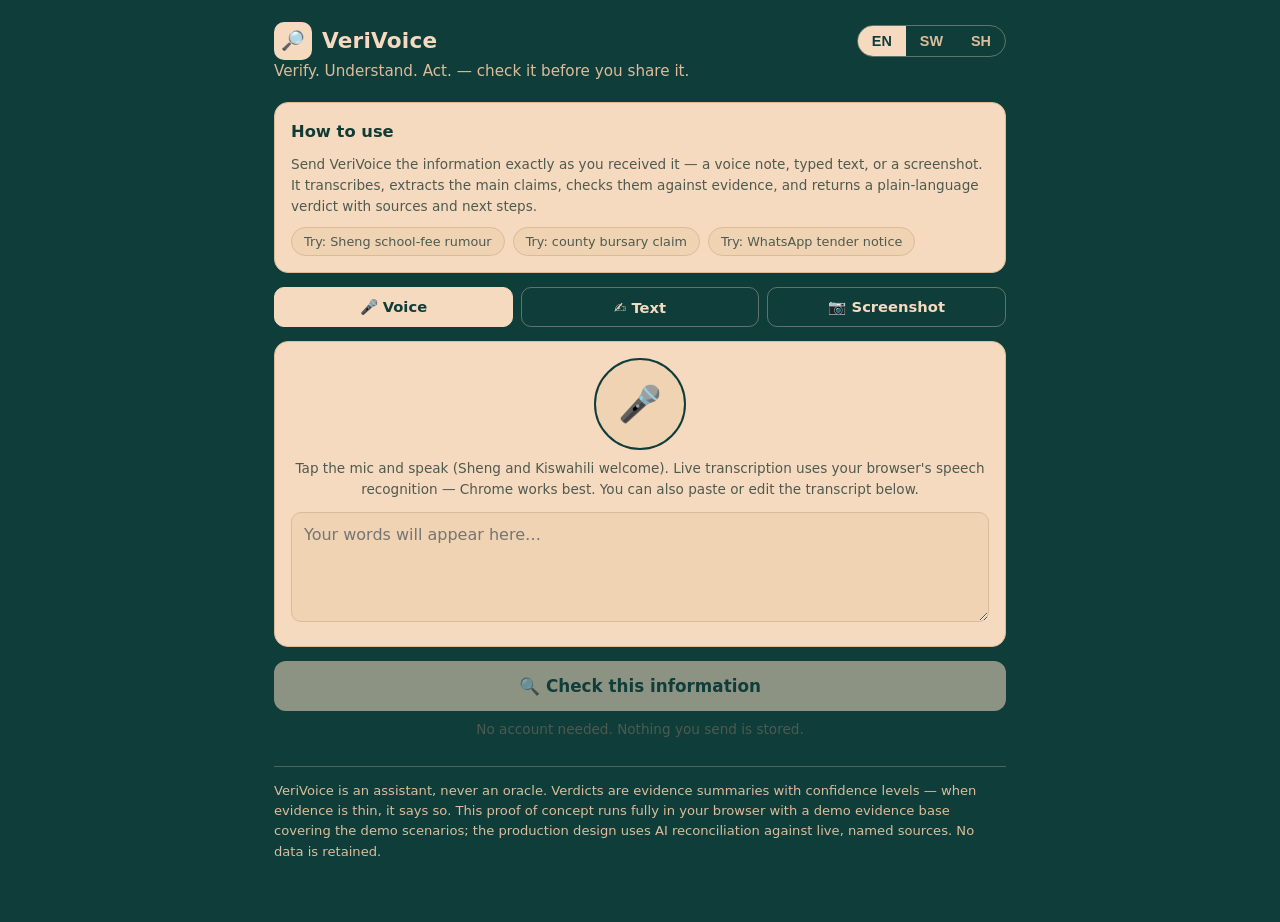
<file: app/index.html>
<!DOCTYPE html>
<html lang="en">
<head>
<meta charset="UTF-8">
<meta name="viewport" content="width=device-width, initial-scale=1.0">
<meta name="description" content="VeriVoice — Verify. Understand. Act. A multilingual civic information assistant for Kenya.">
<title>VeriVoice — Verify. Understand. Act.</title><link rel="stylesheet" href="css/styles.css">
</head>
<body>
<div class="wrap">
  <header>
    <div class="logo"><div class="mark">🔎</div><span>VeriVoice</span></div>
    <div class="langtoggle"><button id="btnEn" class="on" onclick="setLang('en')">EN</button><button id="btnSw" onclick="setLang('sw')">SW</button><button id="btnSh" onclick="setLang('sh')">SH</button></div>
  </header>
  <p class="tagline" id="t_tagline">Verify. Understand. Act. — check it before you share it.</p>

  <div class="card">
    <h2 id="t_howtitle">How to use</h2>
    <p class="hint" id="t_howtext">Send VeriVoice the information exactly as you received it — a voice note, typed text, or a screenshot. It transcribes, extracts the main claims, checks them against evidence, and returns a plain-language verdict with sources and next steps.</p>
    <div class="try">
      <button onclick="useExample(0)" id="ex0">Try: Sheng school-fee rumour</button>
      <button onclick="useExample(1)" id="ex1">Try: county bursary claim</button>
      <button onclick="useExample(2)" id="ex2">Try: WhatsApp tender notice</button>
    </div>
  </div>

  <div class="tabs">
    <button class="tab on" id="tabVoice" onclick="setTab('voice')">🎤 <span id="t_tabVoice">Voice</span></button>
    <button class="tab" id="tabText" onclick="setTab('text')">✍️ <span id="t_tabText">Text</span></button>
    <button class="tab" id="tabImg" onclick="setTab('img')">📷 <span id="t_tabImg">Screenshot</span></button>
  </div>

  <div class="card" id="paneVoice">
    <div class="microw">
      <button class="micbtn" id="micbtn" onclick="toggleMic()">🎤</button>
    </div>
    <p class="hint" style="text-align:center" id="t_michint">Tap the mic and speak (Sheng and Kiswahili welcome). Live transcription uses your browser's speech recognition — Chrome works best. You can also paste or edit the transcript below.</p>
    <div class="transcript"><textarea id="voiceText" placeholder="Your words will appear here…" oninput="syncText()"></textarea></div>
  </div>

  <div class="card" id="paneText" style="display:none">
    <textarea id="plainText" placeholder="Paste or type the message you received…" oninput="syncText()"></textarea>
  </div>

  <div class="card" id="paneImg" style="display:none">
    <div class="drop" id="drop" onclick="document.getElementById('file').click()">
      <span id="t_drop">📷 Tap to choose a screenshot of the message</span>
    </div>
    <input type="file" id="file" accept="image/*" style="display:none" onchange="handleImage(event)">
    <p class="ocrprogress" id="ocrprogress"></p>
    <textarea id="imgText" style="display:none;margin-top:10px" placeholder="Text read from the image (you can correct it)…" oninput="syncText()"></textarea>
  </div>

  <button class="btn" id="checkBtn" onclick="runCheck()" disabled>🔍 <span id="t_checkbtn">Check this information</span></button>
  <p class="hint" style="text-align:center" id="t_privacy">No account needed. Nothing you send is stored.</p>

  <div class="pipeline" id="pipeline">
    <div class="step" id="ps1"><span class="tick"></span> <span id="t_ps1">Transcription / text extraction</span></div>
    <div class="step" id="ps2"><span class="tick"></span> <span id="t_ps2">Claim extraction</span></div>
    <div class="step" id="ps3"><span class="tick"></span> <span id="t_ps3">Evidence retrieval</span></div>
    <div class="step" id="ps4"><span class="tick"></span> <span id="t_ps4">AI reconciliation</span></div>
    <div class="step" id="ps5"><span class="tick"></span> <span id="t_ps5">Preparing your verdict cards</span></div>
  </div>

  <div id="safety" class="safety" style="display:none">
    <h3 id="t_safetyh">⚠️ This message touches safety</h3>
    <p id="t_safetyp"></p>
  </div>

  <div id="results"></div>

  <div class="card" id="sharecard" style="display:none">
    <h2 id="t_shareh">Share back to the group</h2>
    <div class="sharebox" id="sharebox"></div>
    <button class="btn ghost" id="copybtn" onclick="copySummary()">📋 <span id="t_copy">Copy summary card</span></button>
    <button class="btn ghost" id="sharebtn" onclick="nativeShare()" style="display:none">📤 <span id="t_share">Share…</span></button>
  </div>

  <footer id="t_foot">
    VeriVoice is an assistant, never an oracle. Verdicts are evidence summaries with confidence levels — when evidence is thin, it says so. This proof of concept runs fully in your browser with a demo evidence base covering the demo scenarios; the production design uses AI reconciliation against live, named sources. No data is retained.
  </footer>
</div>
<script src="js/app.js"></script>
</body>
</html>
</file>
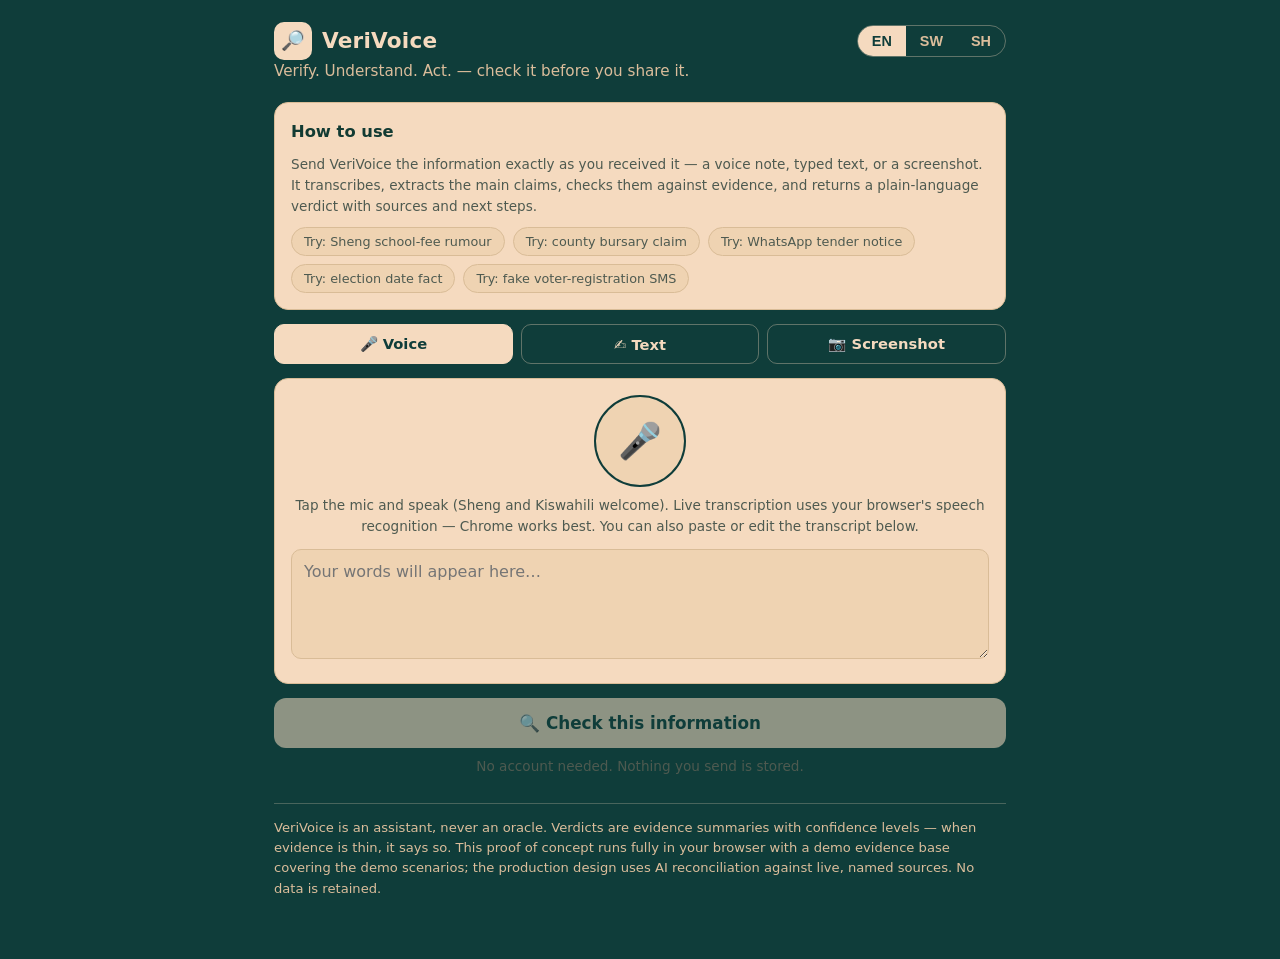
<file: prototype/index.html>
<!DOCTYPE html>
<html lang="en">
<head>
<meta charset="UTF-8">
<meta name="viewport" content="width=device-width, initial-scale=1.0">
<meta name="description" content="VeriVoice — Verify. Understand. Act. A multilingual civic information assistant for Kenya.">
<title>VeriVoice — Verify. Understand. Act.</title><link rel="stylesheet" href="css/styles.css">
</head>
<body>
<div class="wrap">
  <header>
    <div class="logo"><div class="mark">🔎</div><span>VeriVoice</span></div>
    <div class="langtoggle"><button id="btnEn" class="on" onclick="setLang('en')">EN</button><button id="btnSw" onclick="setLang('sw')">SW</button><button id="btnSh" onclick="setLang('sh')">SH</button></div>
  </header>
  <p class="tagline" id="t_tagline">Verify. Understand. Act. — check it before you share it.</p>

  <div class="card">
    <h2 id="t_howtitle">How to use</h2>
    <p class="hint" id="t_howtext">Send VeriVoice the information exactly as you received it — a voice note, typed text, or a screenshot. It transcribes, extracts the main claims, checks them against evidence, and returns a plain-language verdict with sources and next steps.</p>
    <div class="try">
      <button onclick="useExample(0)" id="ex0">Try: Sheng school-fee rumour</button>
      <button onclick="useExample(1)" id="ex1">Try: county bursary claim</button>
      <button onclick="useExample(2)" id="ex2">Try: WhatsApp tender notice</button>
      <button onclick="useExample(3)" id="ex3">Try: election date fact</button>
      <button onclick="useExample(4)" id="ex4">Try: fake voter-registration SMS</button>
    </div>
  </div>

  <div class="tabs">
    <button class="tab on" id="tabVoice" onclick="setTab('voice')">🎤 <span id="t_tabVoice">Voice</span></button>
    <button class="tab" id="tabText" onclick="setTab('text')">✍️ <span id="t_tabText">Text</span></button>
    <button class="tab" id="tabImg" onclick="setTab('img')">📷 <span id="t_tabImg">Screenshot</span></button>
  </div>

  <div class="card" id="paneVoice">
    <div class="microw">
      <button class="micbtn" id="micbtn" onclick="toggleMic()">🎤</button>
    </div>
    <p class="hint" style="text-align:center" id="t_michint">Tap the mic and speak (Sheng and Kiswahili welcome). Live transcription uses your browser's speech recognition — Chrome works best. You can also paste or edit the transcript below.</p>
    <div class="transcript"><textarea id="voiceText" placeholder="Your words will appear here…" oninput="syncText()"></textarea></div>
  </div>

  <div class="card" id="paneText" style="display:none">
    <textarea id="plainText" placeholder="Paste or type the message you received…" oninput="syncText()"></textarea>
  </div>

  <div class="card" id="paneImg" style="display:none">
    <div class="drop" id="drop" onclick="document.getElementById('file').click()">
      <span id="t_drop">📷 Tap to choose a screenshot of the message</span>
    </div>
    <input type="file" id="file" accept="image/*" style="display:none" onchange="handleImage(event)">
    <p class="ocrprogress" id="ocrprogress"></p>
    <textarea id="imgText" style="display:none;margin-top:10px" placeholder="Text read from the image (you can correct it)…" oninput="syncText()"></textarea>
  </div>

  <button class="btn" id="checkBtn" onclick="runCheck()" disabled>🔍 <span id="t_checkbtn">Check this information</span></button>
  <p class="hint" style="text-align:center" id="t_privacy">No account needed. Nothing you send is stored.</p>

  <div class="pipeline" id="pipeline">
    <div class="step" id="ps1"><span class="tick"></span> <span id="t_ps1">Transcription / text extraction</span></div>
    <div class="step" id="ps2"><span class="tick"></span> <span id="t_ps2">Claim extraction</span></div>
    <div class="step" id="ps3"><span class="tick"></span> <span id="t_ps3">Evidence retrieval</span></div>
    <div class="step" id="ps4"><span class="tick"></span> <span id="t_ps4">AI reconciliation</span></div>
    <div class="step" id="ps5"><span class="tick"></span> <span id="t_ps5">Preparing your verdict cards</span></div>
  </div>

  <div id="safety" class="safety" style="display:none">
    <h3 id="t_safetyh">⚠️ This message touches safety</h3>
    <p id="t_safetyp"></p>
  </div>

  <div id="results"></div>

  <div class="card" id="sharecard" style="display:none">
    <h2 id="t_shareh">Share back to the group</h2>
    <div class="sharebox" id="sharebox"></div>
    <button class="btn ghost" id="copybtn" onclick="copySummary()">📋 <span id="t_copy">Copy summary card</span></button>
    <button class="btn ghost" id="sharebtn" onclick="nativeShare()" style="display:none">📤 <span id="t_share">Share…</span></button>
  </div>

  <footer id="t_foot">
    VeriVoice is an assistant, never an oracle. Verdicts are evidence summaries with confidence levels — when evidence is thin, it says so. This proof of concept runs fully in your browser with a demo evidence base covering the demo scenarios; the production design uses AI reconciliation against live, named sources. No data is retained.
  </footer>
</div>
<script src="js/app.js"></script>
</body>
</html>
</file>
<file: app/css/styles.css>
:root{
  /* Brand palette — Green #0F3D3A and Cream #F5DABF only (bordo retired) */
  --green:#0F3D3A; --cream:#F5DABF;
  --bg:#0F3D3A; --card:#F5DABF; --card2:#EFD3B2; --ink:#123B33; --muted:#4E5A50;
  --accent:#F5DABF; --accent-ink:#0F3D3A; --line:#D9BC97;
  --onbg:#F5DABF; --onbg-muted:#DBBD9B;
  --supported:#34B483; --disputed:#D64545; --misleading:#E0AC52; --unverified:#9C9080;
  --font:system-ui,-apple-system,"Segoe UI",Roboto,"Helvetica Neue",Arial,sans-serif;
}
*{box-sizing:border-box;margin:0;padding:0}
body{background:var(--bg);color:var(--onbg);font-family:var(--font);line-height:1.55;font-size:17px}
.wrap{max-width:760px;margin:0 auto;padding:16px 14px 60px}
header{display:flex;align-items:center;justify-content:space-between;gap:10px;padding:6px 0 14px}
.logo{display:flex;align-items:center;gap:10px;font-weight:800;font-size:1.35rem;letter-spacing:.2px;color:var(--onbg)}
.logo .mark{width:38px;height:38px;border-radius:10px;background:var(--accent);color:var(--accent-ink);display:flex;align-items:center;justify-content:center;font-size:1.2rem}
.tagline{color:var(--onbg-muted);font-size:.95rem;margin-top:-14px;margin-bottom:18px}
.langtoggle{display:flex;border:1px solid rgba(245,218,191,.35);border-radius:999px;overflow:hidden;flex-shrink:0}
.langtoggle button{background:transparent;color:var(--onbg-muted);border:0;padding:7px 14px;font-weight:700;cursor:pointer;font-size:.9rem}
.langtoggle button.on{background:var(--accent);color:var(--accent-ink)}
.card{background:var(--card);border:1px solid var(--line);border-radius:14px;padding:16px;margin-bottom:14px;color:var(--ink)}
h2{font-size:1.02rem;margin-bottom:10px}
.tabs{display:flex;gap:8px;margin-bottom:14px}
.tab{flex:1;background:transparent;border:1px solid rgba(245,218,191,.35);color:var(--onbg);border-radius:10px;padding:10px 6px;cursor:pointer;font-size:.92rem;font-weight:600;font-family:inherit}
.tab.on{background:var(--accent);color:var(--accent-ink);border-color:var(--accent)}
.hint{color:var(--muted);font-size:.85rem;margin-top:8px}
textarea{width:100%;background:var(--card2);border:1px solid var(--line);border-radius:10px;color:var(--ink);padding:12px;font-size:1rem;font-family:inherit;min-height:110px;resize:vertical}
textarea:focus{outline:2px solid var(--green)}
.btn{display:block;width:100%;background:var(--accent);color:var(--accent-ink);border:0;border-radius:12px;padding:15px;font-size:1.05rem;font-weight:800;cursor:pointer;font-family:inherit;margin-top:6px}
.btn:disabled{opacity:.55;cursor:wait}
.btn.ghost{background:transparent;border:1px solid var(--line);color:var(--ink);font-weight:600;margin-top:10px}
.microw{display:flex;align-items:center;gap:10px;justify-content:center;flex-wrap:wrap}
.micbtn{width:92px;height:92px;border-radius:50%;border:2px solid var(--green);background:var(--card2);color:var(--green);font-size:2.2rem;cursor:pointer}
.micbtn.rec{background:#c23b3b;border-color:#c23b3b;color:#fff;animation:pulse 1.2s infinite}
@keyframes pulse{0%{box-shadow:0 0 0 0 rgba(194,59,59,.5)}70%{box-shadow:0 0 0 22px rgba(194,59,59,0)}100%{box-shadow:0 0 0 0 rgba(194,59,59,0)}}
.transcript{margin-top:12px}
.drop{border:2px dashed rgba(18,59,51,.45);border-radius:12px;padding:26px;text-align:center;color:var(--muted);cursor:pointer}
.drop.hasimg{padding:10px}
.drop img{max-width:100%;border-radius:8px}
.ocrprogress{color:var(--muted);font-size:.9rem;margin-top:10px}
.pipeline{display:none;background:var(--card);border:1px solid var(--line);border-radius:14px;padding:16px 18px;margin-bottom:14px;color:var(--ink)}
.pipeline .step{display:flex;align-items:center;gap:10px;padding:7px 0;color:var(--muted);font-size:.95rem}
.pipeline .step.done{color:var(--ink)}
.pipeline .step .tick{width:22px;height:22px;border-radius:50%;border:1.5px solid rgba(18,59,51,.35);display:inline-flex;align-items:center;justify-content:center;font-size:.75rem;flex-shrink:0}
.pipeline .step.done .tick{background:var(--green);color:var(--cream);border-color:var(--green)}
.safety{background:#0A2B28;border:1px solid rgba(245,218,191,.25);border-radius:12px;padding:14px;margin-bottom:14px;color:var(--onbg)}
.safety h3{font-size:.98rem;margin-bottom:6px;color:#F0A3A3}
.safety p{font-size:.95rem}
.verdictcard{background:var(--card);border:1px solid var(--line);border-left:6px solid var(--unverified);border-radius:12px;padding:16px;margin-bottom:14px;color:var(--ink)}
.verdictcard.supported{border-left-color:var(--supported)}
.verdictcard.disputed{border-left-color:var(--disputed)}
.verdictcard.misleading{border-left-color:var(--misleading)}
.verdictcard.unverified{border-left-color:var(--unverified)}
.claim{font-size:1.05rem;font-weight:600;margin-bottom:10px}
.badge{display:inline-block;padding:4px 12px;border-radius:999px;font-weight:800;font-size:.85rem;letter-spacing:.4px;margin-bottom:10px}
.badge.supported{background:rgba(52,180,131,.22);color:#125C40}
.badge.disputed{background:rgba(214,69,69,.18);color:#8A2626}
.badge.misleading{background:rgba(224,172,82,.22);color:#7A4E0E}
.badge.unverified{background:rgba(156,144,128,.22);color:#57503F}
.sechead{font-size:.82rem;font-weight:800;color:var(--muted);text-transform:uppercase;letter-spacing:.6px;margin:12px 0 6px}
.source{display:block;background:var(--card2);border:1px solid var(--line);border-radius:10px;padding:10px 12px;margin-bottom:8px;color:var(--ink);text-decoration:none;font-size:.95rem}
.source small{color:var(--muted);display:block}
.confbar{height:8px;background:#E4C7A5;border-radius:999px;overflow:hidden;margin:6px 0 2px}
.confbar span{display:block;height:100%;background:var(--green)}
.nextsteps li{margin:4px 0 4px 18px;font-size:.97rem}
.sharebox{background:var(--card2);border:1px solid var(--line);border-radius:12px;padding:14px;margin-top:12px;font-size:.93rem;white-space:pre-wrap;display:none}
footer{color:var(--onbg-muted);font-size:.82rem;margin-top:26px;border-top:1px solid rgba(245,218,191,.25);padding-top:14px}
a{color:#125A3F}
.try{display:flex;gap:8px;flex-wrap:wrap;margin-top:10px}
.try button{background:var(--card2);border:1px solid var(--line);color:var(--muted);border-radius:999px;padding:6px 12px;font-size:.8rem;cursor:pointer;font-family:inherit}
.try button:hover{color:var(--ink);border-color:var(--green)}
</file>
<file: prototype/css/styles.css>
:root{
  /* Brand palette — Green #0F3D3A and Cream #F5DABF only (bordo retired) */
  --green:#0F3D3A; --cream:#F5DABF;
  --bg:#0F3D3A; --card:#F5DABF; --card2:#EFD3B2; --ink:#123B33; --muted:#4E5A50;
  --accent:#F5DABF; --accent-ink:#0F3D3A; --line:#D9BC97;
  --onbg:#F5DABF; --onbg-muted:#DBBD9B;
  --supported:#34B483; --disputed:#D64545; --misleading:#E0AC52; --unverified:#9C9080;
  --font:system-ui,-apple-system,"Segoe UI",Roboto,"Helvetica Neue",Arial,sans-serif;
}
*{box-sizing:border-box;margin:0;padding:0}
body{background:var(--bg);color:var(--onbg);font-family:var(--font);line-height:1.55;font-size:17px}
.wrap{max-width:760px;margin:0 auto;padding:16px 14px 60px}
header{display:flex;align-items:center;justify-content:space-between;gap:10px;padding:6px 0 14px}
.logo{display:flex;align-items:center;gap:10px;font-weight:800;font-size:1.35rem;letter-spacing:.2px;color:var(--onbg)}
.logo .mark{width:38px;height:38px;border-radius:10px;background:var(--accent);color:var(--accent-ink);display:flex;align-items:center;justify-content:center;font-size:1.2rem}
.tagline{color:var(--onbg-muted);font-size:.95rem;margin-top:-14px;margin-bottom:18px}
.langtoggle{display:flex;border:1px solid rgba(245,218,191,.35);border-radius:999px;overflow:hidden;flex-shrink:0}
.langtoggle button{background:transparent;color:var(--onbg-muted);border:0;padding:7px 14px;font-weight:700;cursor:pointer;font-size:.9rem}
.langtoggle button.on{background:var(--accent);color:var(--accent-ink)}
.card{background:var(--card);border:1px solid var(--line);border-radius:14px;padding:16px;margin-bottom:14px;color:var(--ink)}
h2{font-size:1.02rem;margin-bottom:10px}
.tabs{display:flex;gap:8px;margin-bottom:14px}
.tab{flex:1;background:transparent;border:1px solid rgba(245,218,191,.35);color:var(--onbg);border-radius:10px;padding:10px 6px;cursor:pointer;font-size:.92rem;font-weight:600;font-family:inherit}
.tab.on{background:var(--accent);color:var(--accent-ink);border-color:var(--accent)}
.hint{color:var(--muted);font-size:.85rem;margin-top:8px}
textarea{width:100%;background:var(--card2);border:1px solid var(--line);border-radius:10px;color:var(--ink);padding:12px;font-size:1rem;font-family:inherit;min-height:110px;resize:vertical}
textarea:focus{outline:2px solid var(--green)}
.btn{display:block;width:100%;background:var(--accent);color:var(--accent-ink);border:0;border-radius:12px;padding:15px;font-size:1.05rem;font-weight:800;cursor:pointer;font-family:inherit;margin-top:6px}
.btn:disabled{opacity:.55;cursor:wait}
.btn.ghost{background:transparent;border:1px solid var(--line);color:var(--ink);font-weight:600;margin-top:10px}
.microw{display:flex;align-items:center;gap:10px;justify-content:center;flex-wrap:wrap}
.micbtn{width:92px;height:92px;border-radius:50%;border:2px solid var(--green);background:var(--card2);color:var(--green);font-size:2.2rem;cursor:pointer}
.micbtn.rec{background:#c23b3b;border-color:#c23b3b;color:#fff;animation:pulse 1.2s infinite}
@keyframes pulse{0%{box-shadow:0 0 0 0 rgba(194,59,59,.5)}70%{box-shadow:0 0 0 22px rgba(194,59,59,0)}100%{box-shadow:0 0 0 0 rgba(194,59,59,0)}}
.transcript{margin-top:12px}
.drop{border:2px dashed rgba(18,59,51,.45);border-radius:12px;padding:26px;text-align:center;color:var(--muted);cursor:pointer}
.drop.hasimg{padding:10px}
.drop img{max-width:100%;border-radius:8px}
.ocrprogress{color:var(--muted);font-size:.9rem;margin-top:10px}
.pipeline{display:none;background:var(--card);border:1px solid var(--line);border-radius:14px;padding:16px 18px;margin-bottom:14px;color:var(--ink)}
.pipeline .step{display:flex;align-items:center;gap:10px;padding:7px 0;color:var(--muted);font-size:.95rem}
.pipeline .step.done{color:var(--ink)}
.pipeline .step .tick{width:22px;height:22px;border-radius:50%;border:1.5px solid rgba(18,59,51,.35);display:inline-flex;align-items:center;justify-content:center;font-size:.75rem;flex-shrink:0}
.pipeline .step.done .tick{background:var(--green);color:var(--cream);border-color:var(--green)}
.safety{background:#0A2B28;border:1px solid rgba(245,218,191,.25);border-radius:12px;padding:14px;margin-bottom:14px;color:var(--onbg)}
.safety h3{font-size:.98rem;margin-bottom:6px;color:#F0A3A3}
.safety p{font-size:.95rem}
.verdictcard{background:var(--card);border:1px solid var(--line);border-left:6px solid var(--unverified);border-radius:12px;padding:16px;margin-bottom:14px;color:var(--ink)}
.verdictcard.supported{border-left-color:var(--supported)}
.verdictcard.disputed{border-left-color:var(--disputed)}
.verdictcard.misleading{border-left-color:var(--misleading)}
.verdictcard.unverified{border-left-color:var(--unverified)}
.claim{font-size:1.05rem;font-weight:600;margin-bottom:10px}
.badge{display:inline-block;padding:4px 12px;border-radius:999px;font-weight:800;font-size:.85rem;letter-spacing:.4px;margin-bottom:10px}
.badge.supported{background:rgba(52,180,131,.22);color:#125C40}
.badge.disputed{background:rgba(214,69,69,.18);color:#8A2626}
.badge.misleading{background:rgba(224,172,82,.22);color:#7A4E0E}
.badge.unverified{background:rgba(156,144,128,.22);color:#57503F}
.sechead{font-size:.82rem;font-weight:800;color:var(--muted);text-transform:uppercase;letter-spacing:.6px;margin:12px 0 6px}
.source{display:block;background:var(--card2);border:1px solid var(--line);border-radius:10px;padding:10px 12px;margin-bottom:8px;color:var(--ink);text-decoration:none;font-size:.95rem}
.source small{color:var(--muted);display:block}
.confbar{height:8px;background:#E4C7A5;border-radius:999px;overflow:hidden;margin:6px 0 2px}
.confbar span{display:block;height:100%;background:var(--green)}
.nextsteps li{margin:4px 0 4px 18px;font-size:.97rem}
.sharebox{background:var(--card2);border:1px solid var(--line);border-radius:12px;padding:14px;margin-top:12px;font-size:.93rem;white-space:pre-wrap;display:none}
footer{color:var(--onbg-muted);font-size:.82rem;margin-top:26px;border-top:1px solid rgba(245,218,191,.25);padding-top:14px}
a{color:#125A3F}
.try{display:flex;gap:8px;flex-wrap:wrap;margin-top:10px}
.try button{background:var(--card2);border:1px solid var(--line);color:var(--muted);border-radius:999px;padding:6px 12px;font-size:.8rem;cursor:pointer;font-family:inherit}
.try button:hover{color:var(--ink);border-color:var(--green)}
</file>
